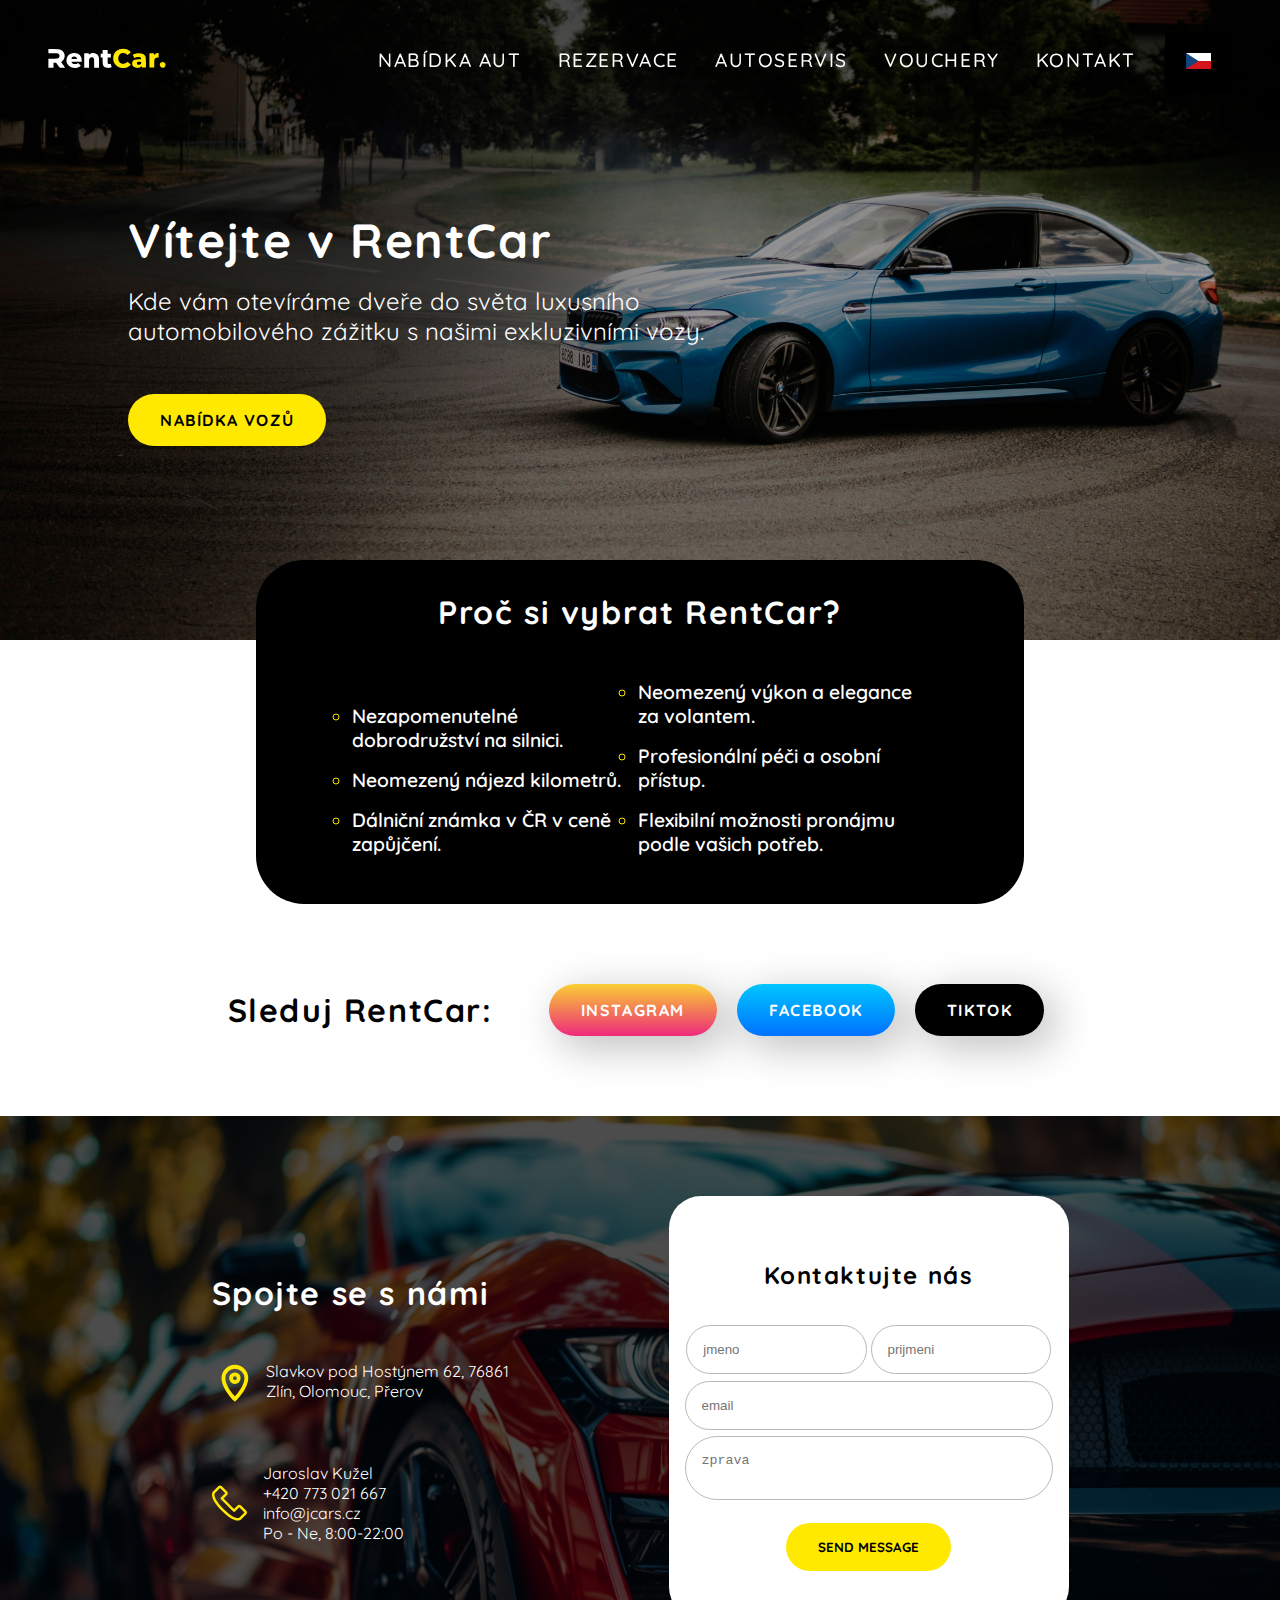
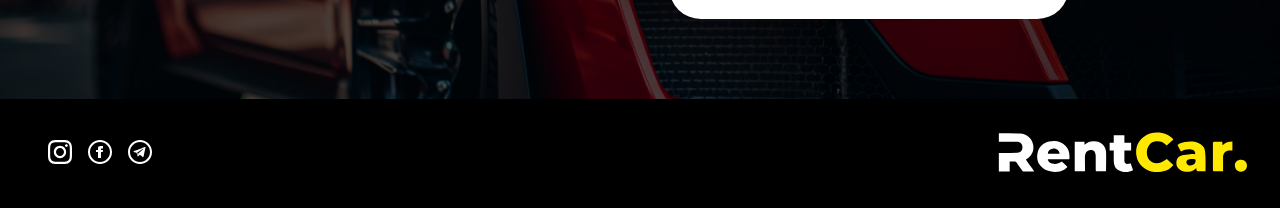
<file: index.html>
<!DOCTYPE html>
<html lang="en">
<head>
    
    <meta charset="UTF-8">
    <meta name="viewport" content="width=device-width, initial-scale=1.0">
    <title>Document</title>
    <link rel="stylesheet" href="style.css">
    <link rel="preconnect" href="https://fonts.googleapis.com">
<link rel="preconnect" href="https://fonts.gstatic.com" crossorigin>
<link href="https://fonts.googleapis.com/css2?family=Quicksand:wght@300..700&display=swap" rel="stylesheet">
</head>
<body>
    <section class="header">
        <div class="logo"><a href="index.html"><img src = "img/logo.svg" alt="svg"/></a></div>
        <div class="nav-cover">
        <div class="nav">
            <ul>
                <li><a href="nabidka.html">NABÍDKA AUT</a></li>
                <li><a href="#">REZERVACE</a></li>
                <li><a href="#">AUTOSERVIS</a></li>
                <li><a href="#">VOUCHERY</a></li>
                <li><a href="kontakt.html">KONTAKT</a></li>
            </ul>
        </div>
        <div class="nav-hamburger">
            <svg fill="white" viewBox="0 0 100 80" width="40" height="40">
                <rect width="100" height="10" rx="10"></rect>
                <rect y="30" width="100" height="10" rx="10"></rect>
                <rect y="60" width="100" height="10" rx="10"></rect>
              </svg>
            <div class="inner-hamburger">
                <ul>
                    <li><a href="nabidka.html">NABÍDKA AUT</a></li>
                    <li><a href="#">REZERVACE</a></li>
                    <li><a href="#">AUTOSERVIS</a></li>
                    <li><a href="#">VOUCHERY</a></li>
                    <li><a href="kontakt.html">KONTAKT</a></li>
                </ul>
            </div>
        </div>
        <div class="dropdown-leanguage">
            <img src="img/czech_flag.svg" width="25" alt="">
            <div class="inner-leanguage">
                <img src="img/german_flag.svg" width="25" alt="">
                <img src="img/slovakia_flag.svg" width="25" alt="">
            </div>
        </div>
    </div>
    </section>
    <section class="body">
        <div class="banner">
            <div class="text-area">  <H1>Vítejte v RentCar</H1>
                <p>Kde vám otevíráme dveře do světa luxusního automobilového zážitku s našimi exkluzivními vozy.</p>
                <a href="nabidka.html">NABÍDKA VOZŮ</a></div>
        </div>
        <div class="whyUs">
            <div class="inner-section">  
          <div class="list">
            <h2>Proč si vybrat RentCar?</h2>
            <ul>
                <li>Nezapomenutelné dobrodružství na silnici.</li>
                <li>Neomezený nájezd kilometrů.</li>
                <li>Dálniční známka v ČR v ceně zapůjčení.</li>
            </ul>
            <ul>
                <li>Neomezený výkon a elegance za volantem.</li>
                <li>Profesionální péči a osobní přístup.</li>
                <li>Flexibilní možnosti pronájmu podle vašich potřeb.</li>
            </ul>

          </div>
        </div>
        </div>
        <div class="followUs">
            <div class="left">      <h2>Sleduj RentCar:</h2></div>
            <div class="right">
                <a href="#">INSTAGRAM</a>
                <a href="#">FACEBOOK</a>
                <a href="#">TIKTOK</a>
            </div>
            </div>
        <div class="contactUs">
            <div class="info">
                <h2>Spojte se s námi</h2>
                <div class="place">
                    <svg xmlns="http://www.w3.org/2000/svg" width="54"viewBox="0 0 28.314 28.323" xml:space="preserve"><path d="M12 2a7.008 7.008 0 0 0-7 7c0 5.353 6.036 11.45 6.293 11.707l.707.707.707-.707C12.964 20.45 19 14.353 19 9a7.008 7.008 0 0 0-7-7zm0 16.533C10.471 16.825 7 12.553 7 9a5 5 0 0 1 10 0c0 3.546-3.473 7.823-5 9.533z"/><path d="M12 6a3 3 0 1 0 3 3 3 3 0 0 0-3-3zm0 4a1 1 0 1 1 1-1 1 1 0 0 1-1 1z"/></svg>
                    <p>Slavkov pod Hostýnem 62, 76861 <br>
                        Zlín, Olomouc, Přerov</p>
                </div>
                <div class="contact">
                    <svg xmlns="http://www.w3.org/2000/svg" width="35"  viewBox="0 0 28.314 28.323" xml:space="preserve"><path d="m27.728 20.384-4.242-4.242a1.982 1.982 0 0 0-1.413-.586h-.002c-.534 0-1.036.209-1.413.586L17.83 18.97l-8.485-8.485 2.828-2.828c.78-.78.78-2.05-.001-2.83L7.929.585A1.986 1.986 0 0 0 6.516 0h-.001C5.98 0 5.478.209 5.101.587L.858 4.83C.729 4.958-.389 6.168.142 8.827c.626 3.129 3.246 7.019 7.787 11.56 6.499 6.499 10.598 7.937 12.953 7.937 1.63 0 2.426-.689 2.604-.867l4.242-4.242c.378-.378.587-.881.586-1.416 0-.534-.208-1.037-.586-1.415zm-5.656 5.658c-.028.028-3.409 2.249-12.729-7.07C-.178 9.452 2.276 6.243 2.272 6.244L6.515 2l4.243 4.244-3.535 3.535a.999.999 0 0 0 0 1.414l9.899 9.899a.999.999 0 0 0 1.414 0l3.535-3.536 4.243 4.244-4.242 4.242z"/></svg>
                    <p>Jaroslav Kužel<br>
                        +420 773 021 667<br>
                        info@jcars.cz<br>
                        Po - Ne, 8:00-22:00</p>
                </div>
        </div>
            <div class="contact-form">
                <h3>Kontaktujte nás</h3>
                <form action="#">
                    <input placeholder="jmeno" type="text">
                    <input placeholder="prijmeni" type="mail">
                    <input placeholder="email" type="text">
                    <textarea placeholder="zprava" name="" id=""></textarea>
                    <button>SEND MESSAGE</button>
                </form>
        </div>
    </div>
    </div>
    </section>
    <section class="footer">
        <div class="socials">
            <div class="tt"><svg fill="white" xmlns="http://www.w3.org/2000/svg" width="24" height="24" viewBox="0 0 24 24"><path d="M12 2.163c3.204 0 3.584.012 4.85.07 3.252.148 4.771 1.691 4.919 4.919.058 1.265.069 1.645.069 4.849 0 3.205-.012 3.584-.069 4.849-.149 3.225-1.664 4.771-4.919 4.919-1.266.058-1.644.07-4.85.07-3.204 0-3.584-.012-4.849-.07-3.26-.149-4.771-1.699-4.919-4.92-.058-1.265-.07-1.644-.07-4.849 0-3.204.013-3.583.07-4.849.149-3.227 1.664-4.771 4.919-4.919 1.266-.057 1.645-.069 4.849-.069zm0-2.163c-3.259 0-3.667.014-4.947.072-4.358.2-6.78 2.618-6.98 6.98-.059 1.281-.073 1.689-.073 4.948 0 3.259.014 3.668.072 4.948.2 4.358 2.618 6.78 6.98 6.98 1.281.058 1.689.072 4.948.072 3.259 0 3.668-.014 4.948-.072 4.354-.2 6.782-2.618 6.979-6.98.059-1.28.073-1.689.073-4.948 0-3.259-.014-3.667-.072-4.947-.196-4.354-2.617-6.78-6.979-6.98-1.281-.059-1.69-.073-4.949-.073zm0 5.838c-3.403 0-6.162 2.759-6.162 6.162s2.759 6.163 6.162 6.163 6.162-2.759 6.162-6.163c0-3.403-2.759-6.162-6.162-6.162zm0 10.162c-2.209 0-4-1.79-4-4 0-2.209 1.791-4 4-4s4 1.791 4 4c0 2.21-1.791 4-4 4zm6.406-11.845c-.796 0-1.441.645-1.441 1.44s.645 1.44 1.441 1.44c.795 0 1.439-.645 1.439-1.44s-.644-1.44-1.439-1.44z"/></svg></div>
            <div class="tt"><svg fill="white"  xmlns="http://www.w3.org/2000/svg" width="24" height="24" viewBox="0 0 24 24"><path d="M12 2c5.514 0 10 4.486 10 10s-4.486 10-10 10-10-4.486-10-10 4.486-10 10-10zm0-2c-6.627 0-12 5.373-12 12s5.373 12 12 12 12-5.373 12-12-5.373-12-12-12zm-2 10h-2v2h2v6h3v-6h1.82l.18-2h-2v-.833c0-.478.096-.667.558-.667h1.442v-2.5h-2.404c-1.798 0-2.596.792-2.596 2.308v1.692z"/></svg></div>
            <div class="tt"><svg fill="white" width="24px" height="24px" version="1.1" xmlns="http://www.w3.org/2000/svg" xmlns:xlink="http://www.w3.org/1999/xlink" xml:space="preserve" xmlns:serif="http://www.serif.com/" style="fill-rule:evenodd;clip-rule:evenodd;stroke-linejoin:round;stroke-miterlimit:1.41421;"><path id="telegram-5" d="M12,0c-6.627,0 -12,5.373 -12,12c0,6.627 5.373,12 12,12c6.627,0 12,-5.373 12,-12c0,-6.627 -5.373,-12 -12,-12Zm0,2c5.514,0 10,4.486 10,10c0,5.514 -4.486,10 -10,10c-5.514,0 -10,-4.486 -10,-10c0,-5.514 4.486,-10 10,-10Zm2.692,14.889c0.161,0.115 0.368,0.143 0.553,0.073c0.185,-0.07 0.322,-0.228 0.362,-0.42c0.435,-2.042 1.489,-7.211 1.884,-9.068c0.03,-0.14 -0.019,-0.285 -0.129,-0.379c-0.11,-0.093 -0.263,-0.12 -0.399,-0.07c-2.096,0.776 -8.553,3.198 -11.192,4.175c-0.168,0.062 -0.277,0.223 -0.271,0.4c0.006,0.177 0.125,0.33 0.296,0.381c1.184,0.354 2.738,0.847 2.738,0.847c0,0 0.725,2.193 1.104,3.308c0.047,0.139 0.157,0.25 0.301,0.287c0.145,0.038 0.298,-0.001 0.406,-0.103c0.608,-0.574 1.548,-1.461 1.548,-1.461c0,0 1.786,1.309 2.799,2.03Zm-5.505,-4.338l0.84,2.769l0.186,-1.754c0,0 3.243,-2.925 5.092,-4.593c0.055,-0.048 0.062,-0.13 0.017,-0.188c-0.045,-0.057 -0.126,-0.071 -0.188,-0.032c-2.143,1.368 -5.947,3.798 -5.947,3.798Z"/></svg></div>
        </div>
        <div class="logo"><img src="img/logo.svg" alt="213" width="250"></div>
    </section>
</body>
</html>
<script src="script.js"></script>
</file>
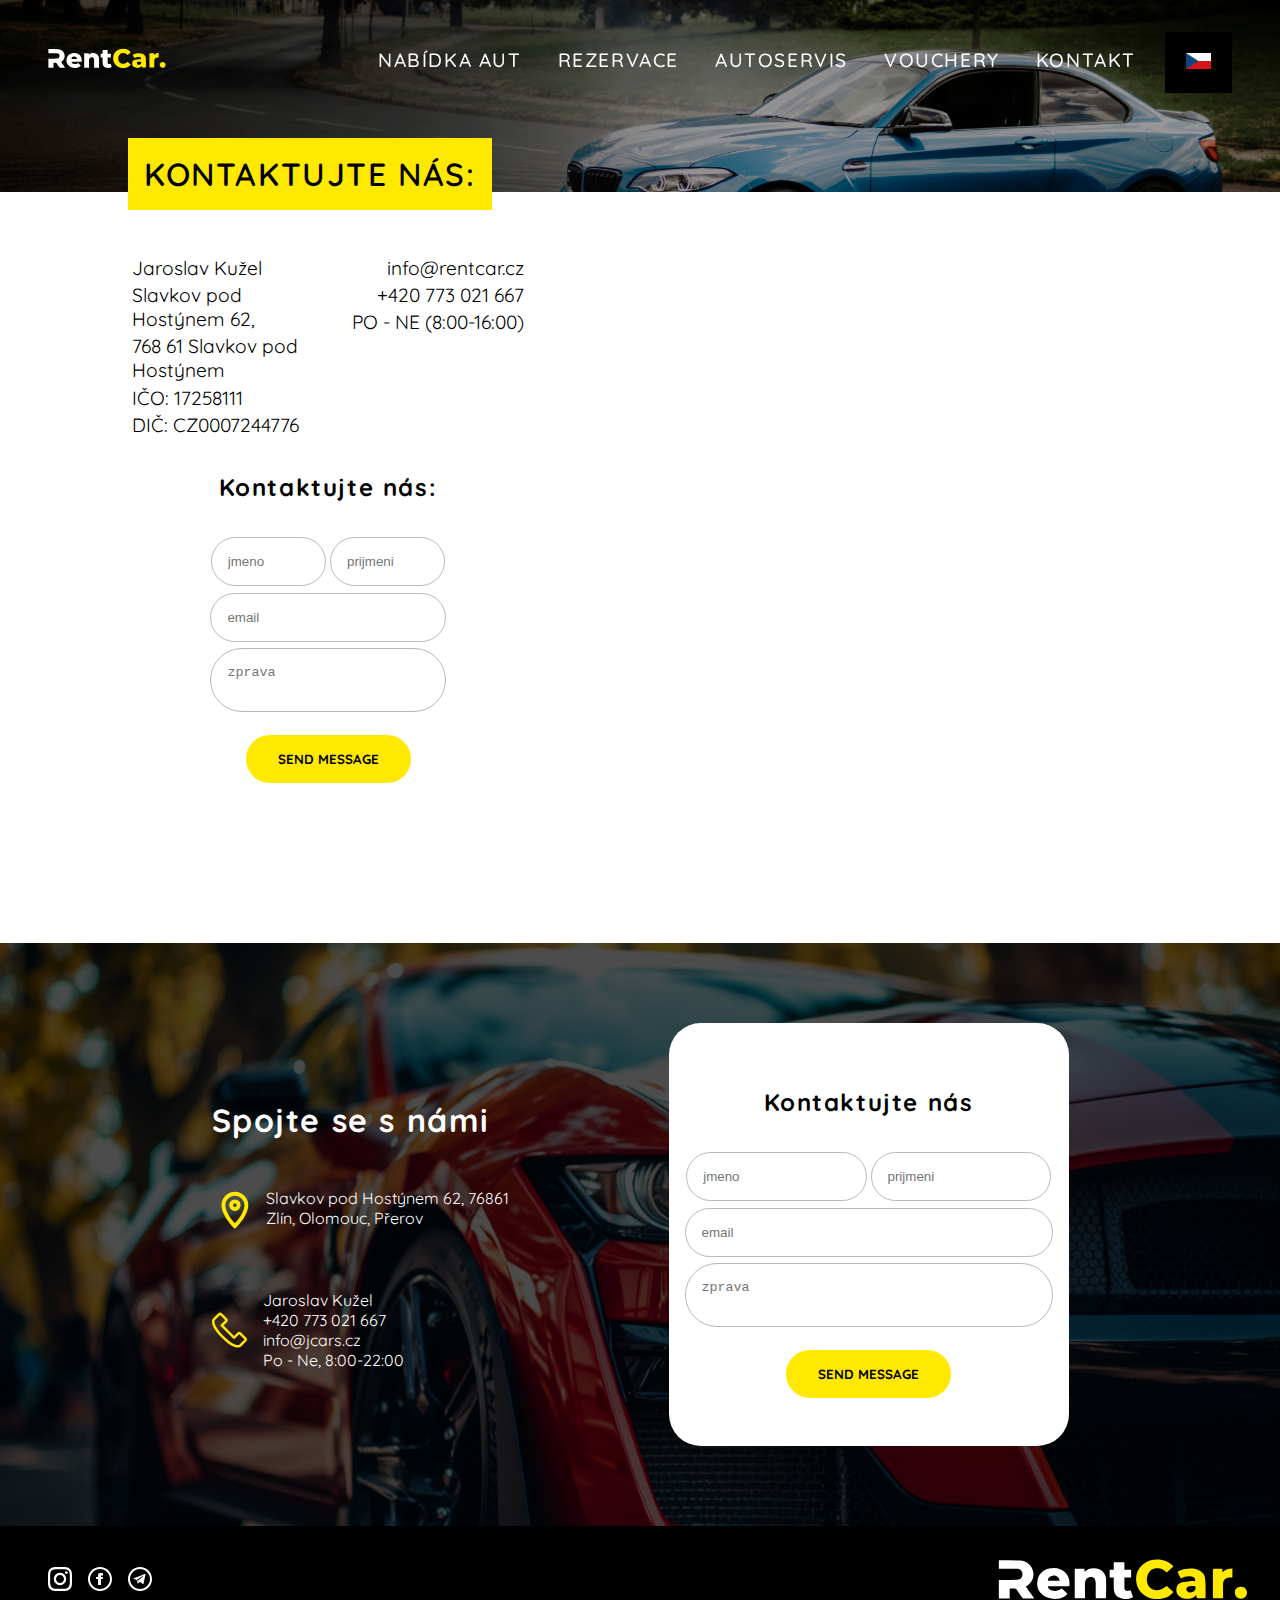
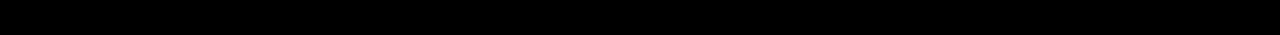
<file: kontakt.html>
<!DOCTYPE html>
<html lang="en">
<head>
    <meta charset="UTF-8">
    <meta name="viewport" content="width=device-width, initial-scale=1.0">
    <title>Document</title>
    <link rel="stylesheet" href="style.css">
    <link rel="preconnect" href="https://fonts.googleapis.com">
<link rel="preconnect" href="https://fonts.gstatic.com" crossorigin>
<link href="https://fonts.googleapis.com/css2?family=Quicksand:wght@300..700&display=swap" rel="stylesheet">

</head>

<body>
    <section class="header">
        <div class="logo"><a href="index.html"><img src = "img/logo.svg" alt="svg"/></a></div>
        <div class="nav-cover">
        <div class="nav">
            <ul>
                <li><a href="nabidka.html">NABÍDKA AUT</a></li>
                <li><a href="#">REZERVACE</a></li>
                <li><a href="#">AUTOSERVIS</a></li>
                <li><a href="#">VOUCHERY</a></li>
                <li><a href="kontakt.html">KONTAKT</a></li>
            </ul>
        </div>
        <div class="nav-hamburger">
            <svg fill="white" viewBox="0 0 100 80" width="40" height="40">
                <rect width="100" height="10" rx="10"></rect>
                <rect y="30" width="100" height="10" rx="10"></rect>
                <rect y="60" width="100" height="10" rx="10"></rect>
              </svg>
            <div class="inner-hamburger">
                <ul>
                    <li><a href="nabidka.html">NABÍDKA AUT</a></li>
                    <li><a href="#">REZERVACE</a></li>
                    <li><a href="#">AUTOSERVIS</a></li>
                    <li><a href="#">VOUCHERY</a></li>
                    <li><a href="kontakt.html">KONTAKT</a></li>
                </ul>
            </div>
        </div>
        <div class="dropdown-leanguage">
            <img src="img/czech_flag.svg" width="25" alt="">
            <div class="inner-leanguage">
                <img src="img/german_flag.svg" width="25" alt="">
                <img src="img/slovakia_flag.svg" width="25" alt="">
            </div>
        </div>
    </div>
    </section>
    <section class="body">
        <div class="banner-sec">
            <div class="text-area-detail">  <H1>KONTAKTUJTE NÁS:</H1>
            </div>
        </div>
 <div class="contact-page">
<div class="left">
    <div class="left-inner">
        <p>Jaroslav Kužel</p>

        <p>  Slavkov pod Hostýnem 62,</p>
            
        <p>   768 61 Slavkov pod Hostýnem</p>
            
        <p>  IČO: 17258111</p>
            
        <p>  DIČ: CZ0007244776</p>
    </div>
    <div class="right-inner">
        <p>info@rentcar.cz</p>

        <p>+420 773 021 667</p>
            
        <p>PO - NE (8:00-16:00)</p>
            
    </div>
        <div class="reservation-form">
            <div class="contact-form">
                <h3>Kontaktujte nás:</h3>
                <form action="#">
                    <input placeholder="jmeno" type="text">
                    <input placeholder="prijmeni" type="mail">
                    <input placeholder="email" type="text">
                    <textarea placeholder="zprava" name="" id=""></textarea>
                    <button>SEND MESSAGE</button>
                </form>
        </div>
        </div>
</div>
<div class="right">
    <div style="width: 100%"><iframe width="100%" height="600" frameborder="0" scrolling="no" marginheight="0" marginwidth="0" src="https://maps.google.com/maps?width=100%25&amp;height=600&amp;hl=en&amp;q=Pardubice+(CarRENT)&amp;t=&amp;z=14&amp;ie=UTF8&amp;iwloc=B&amp;output=embed"><a href="https://www.gps.ie/">gps devices</a></iframe></div>
</div>
 </div>

        <div class="contactUs">
            <div class="info">
                <h2>Spojte se s námi</h2>
                <div class="place">
                    <svg xmlns="http://www.w3.org/2000/svg" width="54"viewBox="0 0 28.314 28.323" xml:space="preserve"><path d="M12 2a7.008 7.008 0 0 0-7 7c0 5.353 6.036 11.45 6.293 11.707l.707.707.707-.707C12.964 20.45 19 14.353 19 9a7.008 7.008 0 0 0-7-7zm0 16.533C10.471 16.825 7 12.553 7 9a5 5 0 0 1 10 0c0 3.546-3.473 7.823-5 9.533z"/><path d="M12 6a3 3 0 1 0 3 3 3 3 0 0 0-3-3zm0 4a1 1 0 1 1 1-1 1 1 0 0 1-1 1z"/></svg>
                    <p>Slavkov pod Hostýnem 62, 76861 <br>
                        Zlín, Olomouc, Přerov</p>
                </div>
                <div class="contact">
                    <svg xmlns="http://www.w3.org/2000/svg" width="35"  viewBox="0 0 28.314 28.323" xml:space="preserve"><path d="m27.728 20.384-4.242-4.242a1.982 1.982 0 0 0-1.413-.586h-.002c-.534 0-1.036.209-1.413.586L17.83 18.97l-8.485-8.485 2.828-2.828c.78-.78.78-2.05-.001-2.83L7.929.585A1.986 1.986 0 0 0 6.516 0h-.001C5.98 0 5.478.209 5.101.587L.858 4.83C.729 4.958-.389 6.168.142 8.827c.626 3.129 3.246 7.019 7.787 11.56 6.499 6.499 10.598 7.937 12.953 7.937 1.63 0 2.426-.689 2.604-.867l4.242-4.242c.378-.378.587-.881.586-1.416 0-.534-.208-1.037-.586-1.415zm-5.656 5.658c-.028.028-3.409 2.249-12.729-7.07C-.178 9.452 2.276 6.243 2.272 6.244L6.515 2l4.243 4.244-3.535 3.535a.999.999 0 0 0 0 1.414l9.899 9.899a.999.999 0 0 0 1.414 0l3.535-3.536 4.243 4.244-4.242 4.242z"/></svg>
                    <p>Jaroslav Kužel<br>
                        +420 773 021 667<br>
                        info@jcars.cz<br>
                        Po - Ne, 8:00-22:00</p>
                </div>
        </div>
            <div class="contact-form">
                <h3>Kontaktujte nás</h3>
                <form action="#">
                    <input placeholder="jmeno" type="text">
                    <input placeholder="prijmeni" type="mail">
                    <input placeholder="email" type="text">
                    <textarea placeholder="zprava" name="" id=""></textarea>
                    <button>SEND MESSAGE</button>
                </form>
        </div>
    </div>
    </div>
    </section>
    <section class="footer">
        <div class="socials">
            <div class="tt"><svg fill="white" xmlns="http://www.w3.org/2000/svg" width="24" height="24" viewBox="0 0 24 24"><path d="M12 2.163c3.204 0 3.584.012 4.85.07 3.252.148 4.771 1.691 4.919 4.919.058 1.265.069 1.645.069 4.849 0 3.205-.012 3.584-.069 4.849-.149 3.225-1.664 4.771-4.919 4.919-1.266.058-1.644.07-4.85.07-3.204 0-3.584-.012-4.849-.07-3.26-.149-4.771-1.699-4.919-4.92-.058-1.265-.07-1.644-.07-4.849 0-3.204.013-3.583.07-4.849.149-3.227 1.664-4.771 4.919-4.919 1.266-.057 1.645-.069 4.849-.069zm0-2.163c-3.259 0-3.667.014-4.947.072-4.358.2-6.78 2.618-6.98 6.98-.059 1.281-.073 1.689-.073 4.948 0 3.259.014 3.668.072 4.948.2 4.358 2.618 6.78 6.98 6.98 1.281.058 1.689.072 4.948.072 3.259 0 3.668-.014 4.948-.072 4.354-.2 6.782-2.618 6.979-6.98.059-1.28.073-1.689.073-4.948 0-3.259-.014-3.667-.072-4.947-.196-4.354-2.617-6.78-6.979-6.98-1.281-.059-1.69-.073-4.949-.073zm0 5.838c-3.403 0-6.162 2.759-6.162 6.162s2.759 6.163 6.162 6.163 6.162-2.759 6.162-6.163c0-3.403-2.759-6.162-6.162-6.162zm0 10.162c-2.209 0-4-1.79-4-4 0-2.209 1.791-4 4-4s4 1.791 4 4c0 2.21-1.791 4-4 4zm6.406-11.845c-.796 0-1.441.645-1.441 1.44s.645 1.44 1.441 1.44c.795 0 1.439-.645 1.439-1.44s-.644-1.44-1.439-1.44z"/></svg></div>
            <div class="tt"><svg fill="white"  xmlns="http://www.w3.org/2000/svg" width="24" height="24" viewBox="0 0 24 24"><path d="M12 2c5.514 0 10 4.486 10 10s-4.486 10-10 10-10-4.486-10-10 4.486-10 10-10zm0-2c-6.627 0-12 5.373-12 12s5.373 12 12 12 12-5.373 12-12-5.373-12-12-12zm-2 10h-2v2h2v6h3v-6h1.82l.18-2h-2v-.833c0-.478.096-.667.558-.667h1.442v-2.5h-2.404c-1.798 0-2.596.792-2.596 2.308v1.692z"/></svg></div>
            <div class="tt"><svg fill="white" width="24px" height="24px" version="1.1" xmlns="http://www.w3.org/2000/svg" xmlns:xlink="http://www.w3.org/1999/xlink" xml:space="preserve" xmlns:serif="http://www.serif.com/" style="fill-rule:evenodd;clip-rule:evenodd;stroke-linejoin:round;stroke-miterlimit:1.41421;"><path id="telegram-5" d="M12,0c-6.627,0 -12,5.373 -12,12c0,6.627 5.373,12 12,12c6.627,0 12,-5.373 12,-12c0,-6.627 -5.373,-12 -12,-12Zm0,2c5.514,0 10,4.486 10,10c0,5.514 -4.486,10 -10,10c-5.514,0 -10,-4.486 -10,-10c0,-5.514 4.486,-10 10,-10Zm2.692,14.889c0.161,0.115 0.368,0.143 0.553,0.073c0.185,-0.07 0.322,-0.228 0.362,-0.42c0.435,-2.042 1.489,-7.211 1.884,-9.068c0.03,-0.14 -0.019,-0.285 -0.129,-0.379c-0.11,-0.093 -0.263,-0.12 -0.399,-0.07c-2.096,0.776 -8.553,3.198 -11.192,4.175c-0.168,0.062 -0.277,0.223 -0.271,0.4c0.006,0.177 0.125,0.33 0.296,0.381c1.184,0.354 2.738,0.847 2.738,0.847c0,0 0.725,2.193 1.104,3.308c0.047,0.139 0.157,0.25 0.301,0.287c0.145,0.038 0.298,-0.001 0.406,-0.103c0.608,-0.574 1.548,-1.461 1.548,-1.461c0,0 1.786,1.309 2.799,2.03Zm-5.505,-4.338l0.84,2.769l0.186,-1.754c0,0 3.243,-2.925 5.092,-4.593c0.055,-0.048 0.062,-0.13 0.017,-0.188c-0.045,-0.057 -0.126,-0.071 -0.188,-0.032c-2.143,1.368 -5.947,3.798 -5.947,3.798Z"/></svg></div>
        </div>
        <div class="logo"><img src="img/logo.svg" alt="213" width="250"></div>
    </section>
</body>
</html>

<script src="script.js"></script>
</file>
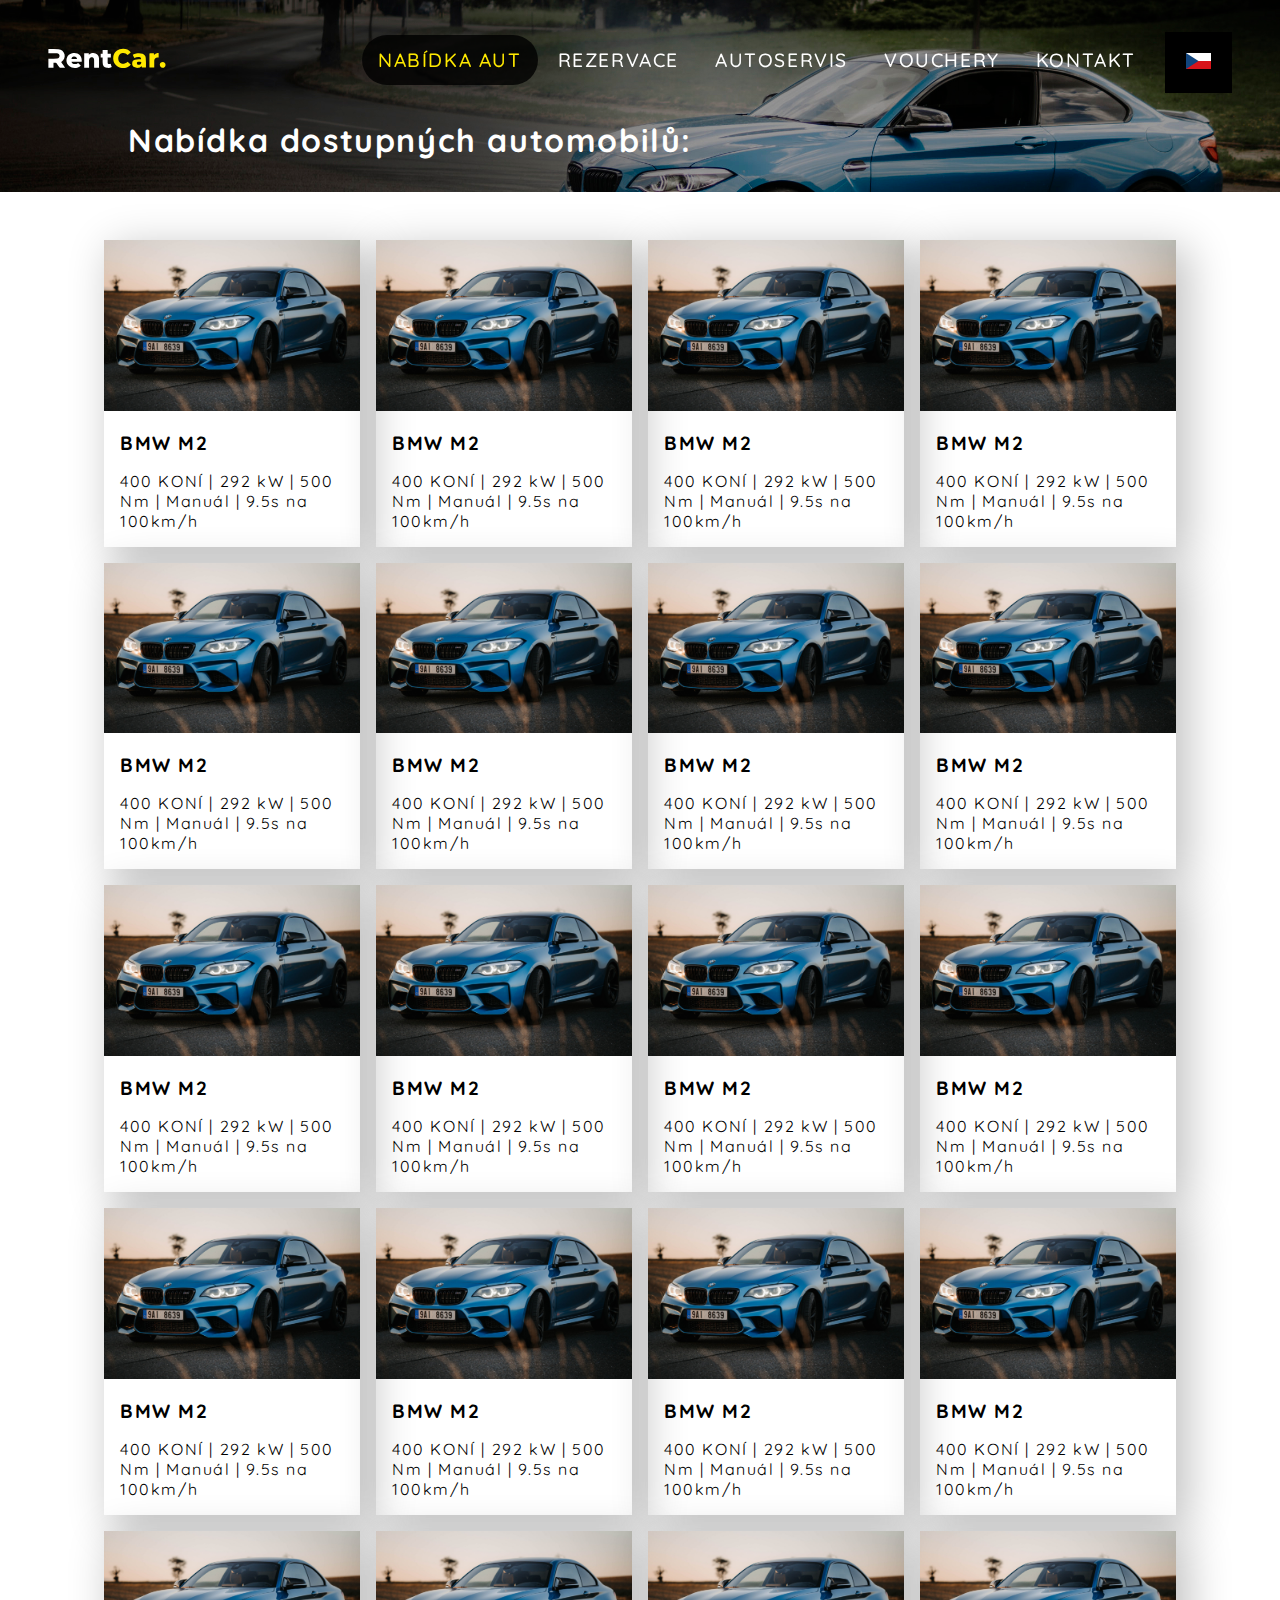
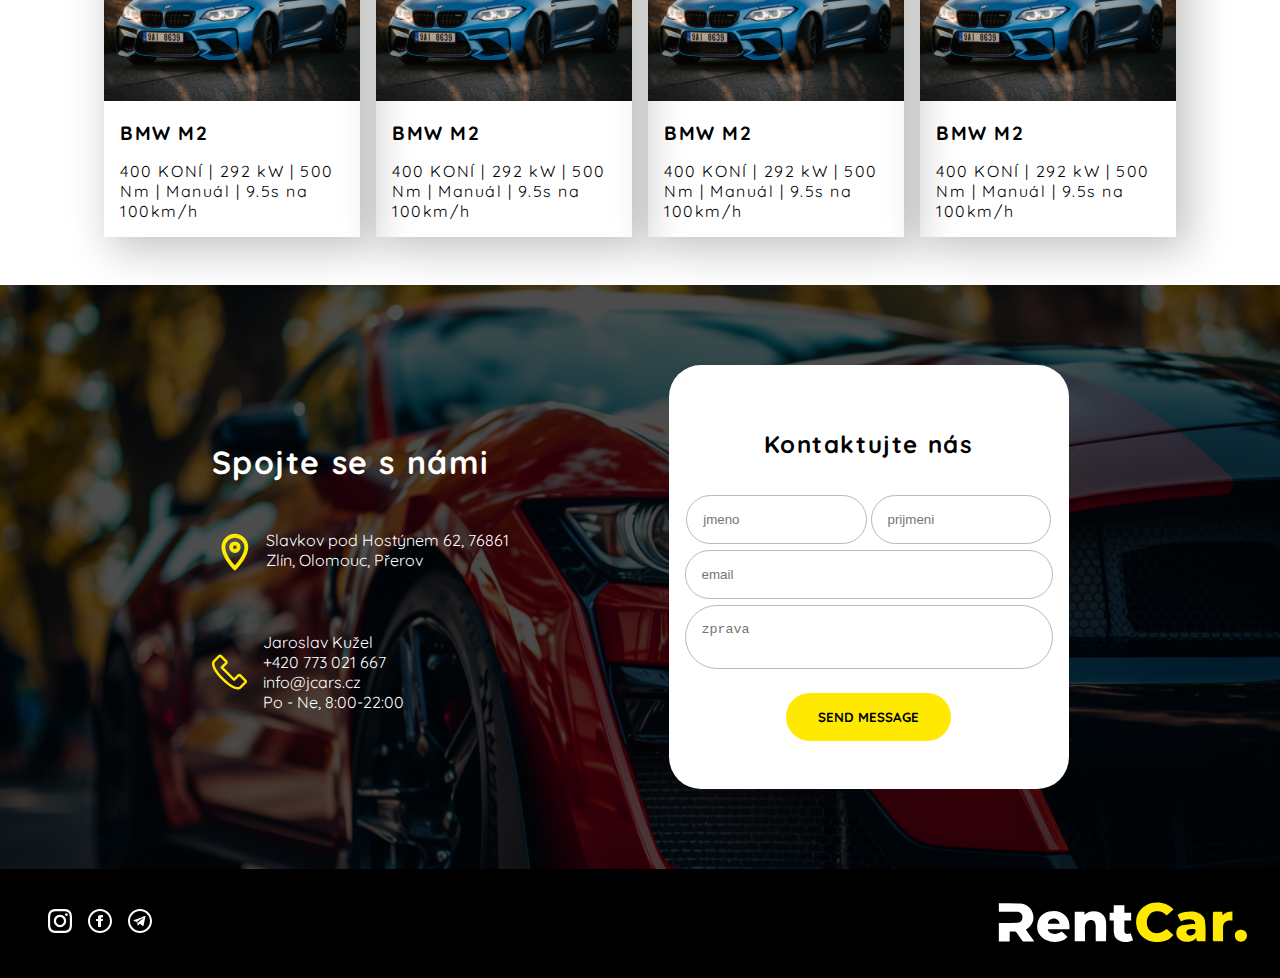
<file: nabidka.html>
<!DOCTYPE html>
<html lang="en">
<head>
    <meta charset="UTF-8">
    <meta name="viewport" content="width=device-width, initial-scale=1.0">
    <title>Document</title>
    <link rel="stylesheet" href="style.css">
    <link rel="preconnect" href="https://fonts.googleapis.com">
<link rel="preconnect" href="https://fonts.gstatic.com" crossorigin>
<link href="https://fonts.googleapis.com/css2?family=Quicksand:wght@300..700&display=swap" rel="stylesheet">

</head>
<body>
    <section class="header">
        <div class="logo"><a href="index.html"><img src = "img/logo.svg" alt="svg"/></a></div>
        <div class="nav-cover">
        <div class="nav">
            <ul>
                <li><a class="active" href="nabidka.html">NABÍDKA AUT</a></li>
                <li><a href="#">REZERVACE</a></li>
                <li><a href="#">AUTOSERVIS</a></li>
                <li><a href="#">VOUCHERY</a></li>
                <li><a href="kontakt.html">KONTAKT</a></li>
            </ul>
        </div>
        <div class="nav-hamburger">
            <svg fill="white" viewBox="0 0 100 80" width="40" height="40">
                <rect width="100" height="10" rx="10"></rect>
                <rect y="30" width="100" height="10" rx="10"></rect>
                <rect y="60" width="100" height="10" rx="10"></rect>
              </svg>
            <div class="inner-hamburger">
                <ul>
                    <li><a href="nabidka.html">NABÍDKA AUT</a></li>
                    <li><a href="#">REZERVACE</a></li>
                    <li><a href="#">AUTOSERVIS</a></li>
                    <li><a href="#">VOUCHERY</a></li>
                    <li><a href="kontakt.html">KONTAKT</a></li>
                </ul>
            </div>
        </div>
        <div class="dropdown-leanguage">
            <img src="img/czech_flag.svg" width="25" alt="">
            <div class="inner-leanguage">
                <img src="img/german_flag.svg" width="25" alt="">
                <img src="img/slovakia_flag.svg" width="25" alt="">
            </div>
        </div>
    </div>
    </section>
    <section class="body">
        <div class="banner-sec">
            <div class="text-area">  <H1>Nabídka dostupných automobilů:</H1>
           </div>
        </div>
 <div class="products-list">
   <a href="produkt.html"> <div class="product"><div class="product-photo"><img src="img/bmw.jpg" alt="1"></div><div class="product-desc"><h4>BMW M2</h4><p>400 KONÍ | 292 kW | 500 Nm | Manuál | 9.5s na 100km/h</p></div></div></a>
   <a href="produkt.html"> <div class="product"><div class="product-photo"><img src="img/bmw.jpg" alt="1"></div><div class="product-desc"><h4>BMW M2</h4><p>400 KONÍ | 292 kW | 500 Nm | Manuál | 9.5s na 100km/h</p></div></div></a>
   <a href="produkt.html"> <div class="product"><div class="product-photo"><img src="img/bmw.jpg" alt="1"></div><div class="product-desc"><h4>BMW M2</h4><p>400 KONÍ | 292 kW | 500 Nm | Manuál | 9.5s na 100km/h</p></div></div></a>
   <a href="produkt.html"> <div class="product"><div class="product-photo"><img src="img/bmw.jpg" alt="1"></div><div class="product-desc"><h4>BMW M2</h4><p>400 KONÍ | 292 kW | 500 Nm | Manuál | 9.5s na 100km/h</p></div></div></a>
   <a href="produkt.html"> <div class="product"><div class="product-photo"><img src="img/bmw.jpg" alt="1"></div><div class="product-desc"><h4>BMW M2</h4><p>400 KONÍ | 292 kW | 500 Nm | Manuál | 9.5s na 100km/h</p></div></div></a>
   <a href="produkt.html"> <div class="product"><div class="product-photo"><img src="img/bmw.jpg" alt="1"></div><div class="product-desc"><h4>BMW M2</h4><p>400 KONÍ | 292 kW | 500 Nm | Manuál | 9.5s na 100km/h</p></div></div></a>
   <a href="produkt.html"> <div class="product"><div class="product-photo"><img src="img/bmw.jpg" alt="1"></div><div class="product-desc"><h4>BMW M2</h4><p>400 KONÍ | 292 kW | 500 Nm | Manuál | 9.5s na 100km/h</p></div></div></a>
   <a href="produkt.html"> <div class="product"><div class="product-photo"><img src="img/bmw.jpg" alt="1"></div><div class="product-desc"><h4>BMW M2</h4><p>400 KONÍ | 292 kW | 500 Nm | Manuál | 9.5s na 100km/h</p></div></div></a>
   <a href="produkt.html"> <div class="product"><div class="product-photo"><img src="img/bmw.jpg" alt="1"></div><div class="product-desc"><h4>BMW M2</h4><p>400 KONÍ | 292 kW | 500 Nm | Manuál | 9.5s na 100km/h</p></div></div></a>
   <a href="produkt.html"> <div class="product"><div class="product-photo"><img src="img/bmw.jpg" alt="1"></div><div class="product-desc"><h4>BMW M2</h4><p>400 KONÍ | 292 kW | 500 Nm | Manuál | 9.5s na 100km/h</p></div></div></a>
   <a href="produkt.html"> <div class="product"><div class="product-photo"><img src="img/bmw.jpg" alt="1"></div><div class="product-desc"><h4>BMW M2</h4><p>400 KONÍ | 292 kW | 500 Nm | Manuál | 9.5s na 100km/h</p></div></div></a>
   <a href="produkt.html"> <div class="product"><div class="product-photo"><img src="img/bmw.jpg" alt="1"></div><div class="product-desc"><h4>BMW M2</h4><p>400 KONÍ | 292 kW | 500 Nm | Manuál | 9.5s na 100km/h</p></div></div></a>
   <a href="produkt.html"> <div class="product"><div class="product-photo"><img src="img/bmw.jpg" alt="1"></div><div class="product-desc"><h4>BMW M2</h4><p>400 KONÍ | 292 kW | 500 Nm | Manuál | 9.5s na 100km/h</p></div></div></a>
   <a href="produkt.html"> <div class="product"><div class="product-photo"><img src="img/bmw.jpg" alt="1"></div><div class="product-desc"><h4>BMW M2</h4><p>400 KONÍ | 292 kW | 500 Nm | Manuál | 9.5s na 100km/h</p></div></div></a>
   <a href="produkt.html"> <div class="product"><div class="product-photo"><img src="img/bmw.jpg" alt="1"></div><div class="product-desc"><h4>BMW M2</h4><p>400 KONÍ | 292 kW | 500 Nm | Manuál | 9.5s na 100km/h</p></div></div></a>
   <a href="produkt.html"> <div class="product"><div class="product-photo"><img src="img/bmw.jpg" alt="1"></div><div class="product-desc"><h4>BMW M2</h4><p>400 KONÍ | 292 kW | 500 Nm | Manuál | 9.5s na 100km/h</p></div></div></a>
   <a href="produkt.html"> <div class="product"><div class="product-photo"><img src="img/bmw.jpg" alt="1"></div><div class="product-desc"><h4>BMW M2</h4><p>400 KONÍ | 292 kW | 500 Nm | Manuál | 9.5s na 100km/h</p></div></div></a>
   <a href="produkt.html"> <div class="product"><div class="product-photo"><img src="img/bmw.jpg" alt="1"></div><div class="product-desc"><h4>BMW M2</h4><p>400 KONÍ | 292 kW | 500 Nm | Manuál | 9.5s na 100km/h</p></div></div></a>
   <a href="produkt.html"> <div class="product"><div class="product-photo"><img src="img/bmw.jpg" alt="1"></div><div class="product-desc"><h4>BMW M2</h4><p>400 KONÍ | 292 kW | 500 Nm | Manuál | 9.5s na 100km/h</p></div></div></a>
   <a href="produkt.html"> <div class="product"><div class="product-photo"><img src="img/bmw.jpg" alt="1"></div><div class="product-desc"><h4>BMW M2</h4><p>400 KONÍ | 292 kW | 500 Nm | Manuál | 9.5s na 100km/h</p></div></div></a>

 </div>




        <div class="contactUs">
            <div class="info">
                <h2>Spojte se s námi</h2>
                <div class="place">
                    <svg xmlns="http://www.w3.org/2000/svg" width="54"viewBox="0 0 28.314 28.323" xml:space="preserve"><path d="M12 2a7.008 7.008 0 0 0-7 7c0 5.353 6.036 11.45 6.293 11.707l.707.707.707-.707C12.964 20.45 19 14.353 19 9a7.008 7.008 0 0 0-7-7zm0 16.533C10.471 16.825 7 12.553 7 9a5 5 0 0 1 10 0c0 3.546-3.473 7.823-5 9.533z"/><path d="M12 6a3 3 0 1 0 3 3 3 3 0 0 0-3-3zm0 4a1 1 0 1 1 1-1 1 1 0 0 1-1 1z"/></svg>
                    <p>Slavkov pod Hostýnem 62, 76861 <br>
                        Zlín, Olomouc, Přerov</p>
                </div>
                <div class="contact">
                    <svg xmlns="http://www.w3.org/2000/svg" width="35"  viewBox="0 0 28.314 28.323" xml:space="preserve"><path d="m27.728 20.384-4.242-4.242a1.982 1.982 0 0 0-1.413-.586h-.002c-.534 0-1.036.209-1.413.586L17.83 18.97l-8.485-8.485 2.828-2.828c.78-.78.78-2.05-.001-2.83L7.929.585A1.986 1.986 0 0 0 6.516 0h-.001C5.98 0 5.478.209 5.101.587L.858 4.83C.729 4.958-.389 6.168.142 8.827c.626 3.129 3.246 7.019 7.787 11.56 6.499 6.499 10.598 7.937 12.953 7.937 1.63 0 2.426-.689 2.604-.867l4.242-4.242c.378-.378.587-.881.586-1.416 0-.534-.208-1.037-.586-1.415zm-5.656 5.658c-.028.028-3.409 2.249-12.729-7.07C-.178 9.452 2.276 6.243 2.272 6.244L6.515 2l4.243 4.244-3.535 3.535a.999.999 0 0 0 0 1.414l9.899 9.899a.999.999 0 0 0 1.414 0l3.535-3.536 4.243 4.244-4.242 4.242z"/></svg>
                    <p>Jaroslav Kužel<br>
                        +420 773 021 667<br>
                        info@jcars.cz<br>
                        Po - Ne, 8:00-22:00</p>
                </div>
        </div>
            <div class="contact-form">
                <h3>Kontaktujte nás</h3>
                <form action="#">
                    <input placeholder="jmeno" type="text">
                    <input placeholder="prijmeni" type="mail">
                    <input placeholder="email" type="text">
                    <textarea placeholder="zprava" name="" id=""></textarea>
                    <button>SEND MESSAGE</button>
                </form>
        </div>
    </div>
    </div>
    </section>
    <section class="footer">
        <div class="socials">
            <div class="tt"><svg fill="white" xmlns="http://www.w3.org/2000/svg" width="24" height="24" viewBox="0 0 24 24"><path d="M12 2.163c3.204 0 3.584.012 4.85.07 3.252.148 4.771 1.691 4.919 4.919.058 1.265.069 1.645.069 4.849 0 3.205-.012 3.584-.069 4.849-.149 3.225-1.664 4.771-4.919 4.919-1.266.058-1.644.07-4.85.07-3.204 0-3.584-.012-4.849-.07-3.26-.149-4.771-1.699-4.919-4.92-.058-1.265-.07-1.644-.07-4.849 0-3.204.013-3.583.07-4.849.149-3.227 1.664-4.771 4.919-4.919 1.266-.057 1.645-.069 4.849-.069zm0-2.163c-3.259 0-3.667.014-4.947.072-4.358.2-6.78 2.618-6.98 6.98-.059 1.281-.073 1.689-.073 4.948 0 3.259.014 3.668.072 4.948.2 4.358 2.618 6.78 6.98 6.98 1.281.058 1.689.072 4.948.072 3.259 0 3.668-.014 4.948-.072 4.354-.2 6.782-2.618 6.979-6.98.059-1.28.073-1.689.073-4.948 0-3.259-.014-3.667-.072-4.947-.196-4.354-2.617-6.78-6.979-6.98-1.281-.059-1.69-.073-4.949-.073zm0 5.838c-3.403 0-6.162 2.759-6.162 6.162s2.759 6.163 6.162 6.163 6.162-2.759 6.162-6.163c0-3.403-2.759-6.162-6.162-6.162zm0 10.162c-2.209 0-4-1.79-4-4 0-2.209 1.791-4 4-4s4 1.791 4 4c0 2.21-1.791 4-4 4zm6.406-11.845c-.796 0-1.441.645-1.441 1.44s.645 1.44 1.441 1.44c.795 0 1.439-.645 1.439-1.44s-.644-1.44-1.439-1.44z"/></svg></div>
            <div class="tt"><svg fill="white"  xmlns="http://www.w3.org/2000/svg" width="24" height="24" viewBox="0 0 24 24"><path d="M12 2c5.514 0 10 4.486 10 10s-4.486 10-10 10-10-4.486-10-10 4.486-10 10-10zm0-2c-6.627 0-12 5.373-12 12s5.373 12 12 12 12-5.373 12-12-5.373-12-12-12zm-2 10h-2v2h2v6h3v-6h1.82l.18-2h-2v-.833c0-.478.096-.667.558-.667h1.442v-2.5h-2.404c-1.798 0-2.596.792-2.596 2.308v1.692z"/></svg></div>
            <div class="tt"><svg fill="white" width="24px" height="24px" version="1.1" xmlns="http://www.w3.org/2000/svg" xmlns:xlink="http://www.w3.org/1999/xlink" xml:space="preserve" xmlns:serif="http://www.serif.com/" style="fill-rule:evenodd;clip-rule:evenodd;stroke-linejoin:round;stroke-miterlimit:1.41421;"><path id="telegram-5" d="M12,0c-6.627,0 -12,5.373 -12,12c0,6.627 5.373,12 12,12c6.627,0 12,-5.373 12,-12c0,-6.627 -5.373,-12 -12,-12Zm0,2c5.514,0 10,4.486 10,10c0,5.514 -4.486,10 -10,10c-5.514,0 -10,-4.486 -10,-10c0,-5.514 4.486,-10 10,-10Zm2.692,14.889c0.161,0.115 0.368,0.143 0.553,0.073c0.185,-0.07 0.322,-0.228 0.362,-0.42c0.435,-2.042 1.489,-7.211 1.884,-9.068c0.03,-0.14 -0.019,-0.285 -0.129,-0.379c-0.11,-0.093 -0.263,-0.12 -0.399,-0.07c-2.096,0.776 -8.553,3.198 -11.192,4.175c-0.168,0.062 -0.277,0.223 -0.271,0.4c0.006,0.177 0.125,0.33 0.296,0.381c1.184,0.354 2.738,0.847 2.738,0.847c0,0 0.725,2.193 1.104,3.308c0.047,0.139 0.157,0.25 0.301,0.287c0.145,0.038 0.298,-0.001 0.406,-0.103c0.608,-0.574 1.548,-1.461 1.548,-1.461c0,0 1.786,1.309 2.799,2.03Zm-5.505,-4.338l0.84,2.769l0.186,-1.754c0,0 3.243,-2.925 5.092,-4.593c0.055,-0.048 0.062,-0.13 0.017,-0.188c-0.045,-0.057 -0.126,-0.071 -0.188,-0.032c-2.143,1.368 -5.947,3.798 -5.947,3.798Z"/></svg></div>
        </div>
        <div class="logo"><img src="img/logo.svg" alt="213" width="250"></div>
    </section>
</body>
</html>

<script src="script.js"></script>
</file>
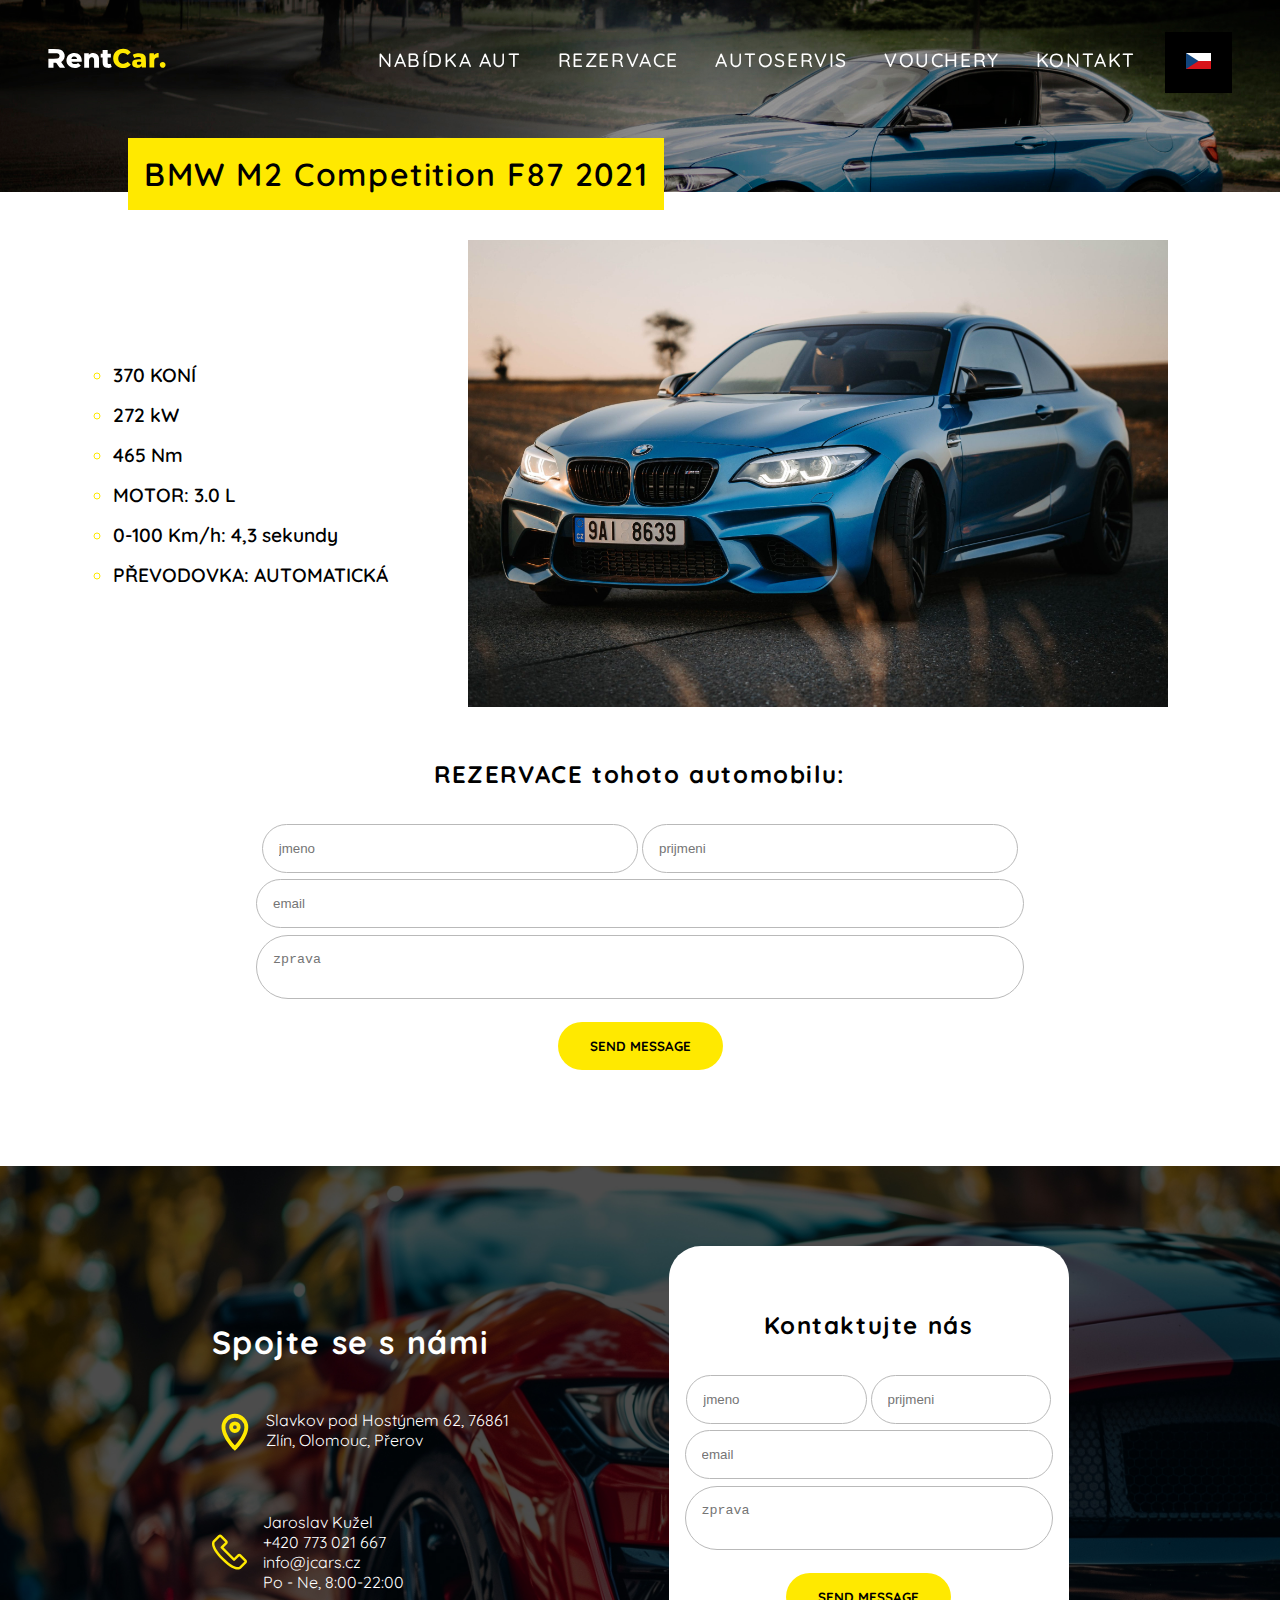
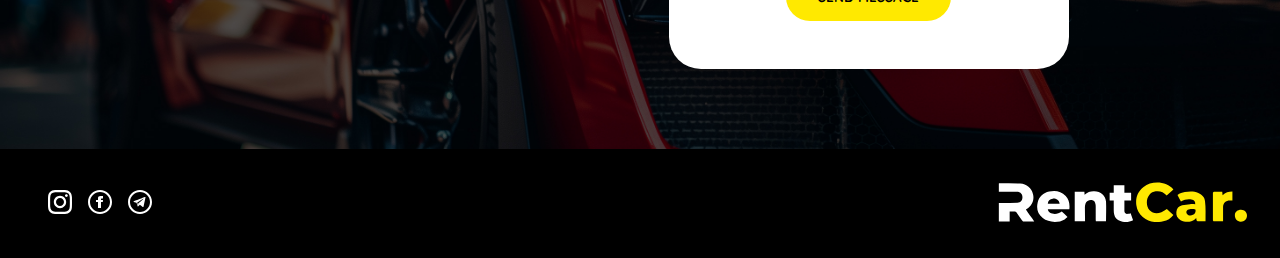
<file: produkt.html>
<!DOCTYPE html>
<html lang="en">
<head>
    <meta charset="UTF-8">
    <meta name="viewport" content="width=device-width, initial-scale=1.0">
    <title>Document</title>
    <link rel="stylesheet" href="style.css">
    <link rel="preconnect" href="https://fonts.googleapis.com">
<link rel="preconnect" href="https://fonts.gstatic.com" crossorigin>
<link href="https://fonts.googleapis.com/css2?family=Quicksand:wght@300..700&display=swap" rel="stylesheet">

</head>

<body>
    <section class="header">
        <div class="logo"><a href="index.html"><img src = "img/logo.svg" alt="svg"/></a></div>
        <div class="nav-cover">
        <div class="nav">
            <ul>
                <li><a href="nabidka.html">NABÍDKA AUT</a></li>
                <li><a href="#">REZERVACE</a></li>
                <li><a href="#">AUTOSERVIS</a></li>
                <li><a href="#">VOUCHERY</a></li>
                <li><a href="kontakt.html">KONTAKT</a></li>
            </ul>
        </div>
        <div class="nav-hamburger">
            <svg fill="white" viewBox="0 0 100 80" width="40" height="40">
                <rect width="100" height="10" rx="10"></rect>
                <rect y="30" width="100" height="10" rx="10"></rect>
                <rect y="60" width="100" height="10" rx="10"></rect>
              </svg>
            <div class="inner-hamburger">
                <ul>
                    <li><a href="nabidka.html">NABÍDKA AUT</a></li>
                    <li><a href="#">REZERVACE</a></li>
                    <li><a href="#">AUTOSERVIS</a></li>
                    <li><a href="#">VOUCHERY</a></li>
                    <li><a href="kontakt.html">KONTAKT</a></li>
                </ul>
            </div>
        </div>
        <div class="dropdown-leanguage">
            <img src="img/czech_flag.svg" width="25" alt="">
            <div class="inner-leanguage">
                <img src="img/german_flag.svg" width="25" alt="">
                <img src="img/slovakia_flag.svg" width="25" alt="">
            </div>
        </div>
    </div>
    </section>
    <section class="body">
        <div class="banner-sec">
            <div class="text-area-detail">  <H1>BMW M2 Competition F87 2021</H1>
            </div>
        </div>
 <div class="product-detail">
<div class="left">
    <div class="list">
        <ul>
            <li>370 KONÍ</li>
            <li>272 kW</li>
            <li>465 Nm</li>
            <li>MOTOR: 3.0 L</li>
            <li>0-100 Km/h: 4,3 sekundy</li>
            <li>PŘEVODOVKA: AUTOMATICKÁ</li>
        </ul>

      </div>
</div>
<div class="right">
    <img src="img/bmw.jpg" width="700" alt="">
</div>
 </div>
<div class="reservation-form">
    <div class="contact-form">
        <h3>REZERVACE tohoto automobilu:</h3>
        <form action="#">
            <input placeholder="jmeno" type="text">
            <input placeholder="prijmeni" type="mail">
            <input placeholder="email" type="text">
            <textarea placeholder="zprava" name="" id=""></textarea>
            <button>SEND MESSAGE</button>
        </form>
</div>
</div>



        <div class="contactUs">
            <div class="info">
                <h2>Spojte se s námi</h2>
                <div class="place">
                    <svg xmlns="http://www.w3.org/2000/svg" width="54"viewBox="0 0 28.314 28.323" xml:space="preserve"><path d="M12 2a7.008 7.008 0 0 0-7 7c0 5.353 6.036 11.45 6.293 11.707l.707.707.707-.707C12.964 20.45 19 14.353 19 9a7.008 7.008 0 0 0-7-7zm0 16.533C10.471 16.825 7 12.553 7 9a5 5 0 0 1 10 0c0 3.546-3.473 7.823-5 9.533z"/><path d="M12 6a3 3 0 1 0 3 3 3 3 0 0 0-3-3zm0 4a1 1 0 1 1 1-1 1 1 0 0 1-1 1z"/></svg>
                    <p>Slavkov pod Hostýnem 62, 76861 <br>
                        Zlín, Olomouc, Přerov</p>
                </div>
                <div class="contact">
                    <svg xmlns="http://www.w3.org/2000/svg" width="35"  viewBox="0 0 28.314 28.323" xml:space="preserve"><path d="m27.728 20.384-4.242-4.242a1.982 1.982 0 0 0-1.413-.586h-.002c-.534 0-1.036.209-1.413.586L17.83 18.97l-8.485-8.485 2.828-2.828c.78-.78.78-2.05-.001-2.83L7.929.585A1.986 1.986 0 0 0 6.516 0h-.001C5.98 0 5.478.209 5.101.587L.858 4.83C.729 4.958-.389 6.168.142 8.827c.626 3.129 3.246 7.019 7.787 11.56 6.499 6.499 10.598 7.937 12.953 7.937 1.63 0 2.426-.689 2.604-.867l4.242-4.242c.378-.378.587-.881.586-1.416 0-.534-.208-1.037-.586-1.415zm-5.656 5.658c-.028.028-3.409 2.249-12.729-7.07C-.178 9.452 2.276 6.243 2.272 6.244L6.515 2l4.243 4.244-3.535 3.535a.999.999 0 0 0 0 1.414l9.899 9.899a.999.999 0 0 0 1.414 0l3.535-3.536 4.243 4.244-4.242 4.242z"/></svg>
                    <p>Jaroslav Kužel<br>
                        +420 773 021 667<br>
                        info@jcars.cz<br>
                        Po - Ne, 8:00-22:00</p>
                </div>
        </div>
            <div class="contact-form">
                <h3>Kontaktujte nás</h3>
                <form action="#">
                    <input placeholder="jmeno" type="text">
                    <input placeholder="prijmeni" type="mail">
                    <input placeholder="email" type="text">
                    <textarea placeholder="zprava" name="" id=""></textarea>
                    <button>SEND MESSAGE</button>
                </form>
        </div>
    </div>
    </div>
    </section>
    <section class="footer">
        <div class="socials">
            <div class="tt"><svg fill="white" xmlns="http://www.w3.org/2000/svg" width="24" height="24" viewBox="0 0 24 24"><path d="M12 2.163c3.204 0 3.584.012 4.85.07 3.252.148 4.771 1.691 4.919 4.919.058 1.265.069 1.645.069 4.849 0 3.205-.012 3.584-.069 4.849-.149 3.225-1.664 4.771-4.919 4.919-1.266.058-1.644.07-4.85.07-3.204 0-3.584-.012-4.849-.07-3.26-.149-4.771-1.699-4.919-4.92-.058-1.265-.07-1.644-.07-4.849 0-3.204.013-3.583.07-4.849.149-3.227 1.664-4.771 4.919-4.919 1.266-.057 1.645-.069 4.849-.069zm0-2.163c-3.259 0-3.667.014-4.947.072-4.358.2-6.78 2.618-6.98 6.98-.059 1.281-.073 1.689-.073 4.948 0 3.259.014 3.668.072 4.948.2 4.358 2.618 6.78 6.98 6.98 1.281.058 1.689.072 4.948.072 3.259 0 3.668-.014 4.948-.072 4.354-.2 6.782-2.618 6.979-6.98.059-1.28.073-1.689.073-4.948 0-3.259-.014-3.667-.072-4.947-.196-4.354-2.617-6.78-6.979-6.98-1.281-.059-1.69-.073-4.949-.073zm0 5.838c-3.403 0-6.162 2.759-6.162 6.162s2.759 6.163 6.162 6.163 6.162-2.759 6.162-6.163c0-3.403-2.759-6.162-6.162-6.162zm0 10.162c-2.209 0-4-1.79-4-4 0-2.209 1.791-4 4-4s4 1.791 4 4c0 2.21-1.791 4-4 4zm6.406-11.845c-.796 0-1.441.645-1.441 1.44s.645 1.44 1.441 1.44c.795 0 1.439-.645 1.439-1.44s-.644-1.44-1.439-1.44z"/></svg></div>
            <div class="tt"><svg fill="white"  xmlns="http://www.w3.org/2000/svg" width="24" height="24" viewBox="0 0 24 24"><path d="M12 2c5.514 0 10 4.486 10 10s-4.486 10-10 10-10-4.486-10-10 4.486-10 10-10zm0-2c-6.627 0-12 5.373-12 12s5.373 12 12 12 12-5.373 12-12-5.373-12-12-12zm-2 10h-2v2h2v6h3v-6h1.82l.18-2h-2v-.833c0-.478.096-.667.558-.667h1.442v-2.5h-2.404c-1.798 0-2.596.792-2.596 2.308v1.692z"/></svg></div>
            <div class="tt"><svg fill="white" width="24px" height="24px" version="1.1" xmlns="http://www.w3.org/2000/svg" xmlns:xlink="http://www.w3.org/1999/xlink" xml:space="preserve" xmlns:serif="http://www.serif.com/" style="fill-rule:evenodd;clip-rule:evenodd;stroke-linejoin:round;stroke-miterlimit:1.41421;"><path id="telegram-5" d="M12,0c-6.627,0 -12,5.373 -12,12c0,6.627 5.373,12 12,12c6.627,0 12,-5.373 12,-12c0,-6.627 -5.373,-12 -12,-12Zm0,2c5.514,0 10,4.486 10,10c0,5.514 -4.486,10 -10,10c-5.514,0 -10,-4.486 -10,-10c0,-5.514 4.486,-10 10,-10Zm2.692,14.889c0.161,0.115 0.368,0.143 0.553,0.073c0.185,-0.07 0.322,-0.228 0.362,-0.42c0.435,-2.042 1.489,-7.211 1.884,-9.068c0.03,-0.14 -0.019,-0.285 -0.129,-0.379c-0.11,-0.093 -0.263,-0.12 -0.399,-0.07c-2.096,0.776 -8.553,3.198 -11.192,4.175c-0.168,0.062 -0.277,0.223 -0.271,0.4c0.006,0.177 0.125,0.33 0.296,0.381c1.184,0.354 2.738,0.847 2.738,0.847c0,0 0.725,2.193 1.104,3.308c0.047,0.139 0.157,0.25 0.301,0.287c0.145,0.038 0.298,-0.001 0.406,-0.103c0.608,-0.574 1.548,-1.461 1.548,-1.461c0,0 1.786,1.309 2.799,2.03Zm-5.505,-4.338l0.84,2.769l0.186,-1.754c0,0 3.243,-2.925 5.092,-4.593c0.055,-0.048 0.062,-0.13 0.017,-0.188c-0.045,-0.057 -0.126,-0.071 -0.188,-0.032c-2.143,1.368 -5.947,3.798 -5.947,3.798Z"/></svg></div>
        </div>
        <div class="logo"><img src="img/logo.svg" alt="213" width="250"></div>
    </section>
</body>
</html>
<script src="script.js"></script>
</file>
<file: style.css>
* {
  margin: 0;
  padding: 0;
  box-sizing: border-box;
}

body {
  font-family: "Quicksand", serif;
}

h1, h2, h3, a {
  letter-spacing: 0.1rem;
}

h2 {
  font-size: 2rem;
}

.header {
  z-index: 1;
  width: 100%;
  display: flex;
  align-items: center;
  justify-content: space-between;
  padding: 2rem 3rem;
  position: fixed;
}
.header .nav-cover {
  display: flex;
  align-items: center;
  position: relative;
}
.header .logo {
  flex-basis: 10%;
}
.header .nav {
  justify-self: end;
  margin-right: 5rem;
}
.header .nav ul li {
  font-weight: 500;
  display: inline-block;
}
.header .nav ul li a {
  color: white;
  text-decoration: none;
  padding: 0.8rem 1rem;
}
.header .nav ul li a.active {
  color: #ffe900;
  background-color: rgba(0, 0, 0, 0.8);
  border-radius: 2rem;
}
.header .nav ul li a:hover {
  color: #ffe900;
  background-color: rgba(0, 0, 0, 0.8);
  border-radius: 2rem;
}
.header .dropdown-leanguage {
  position: absolute;
  right: 0;
  top: 0;
  padding: 1.3rem 1.3rem 0 1.3rem;
  background: black;
}
.header .dropdown-leanguage img {
  display: block;
  margin-bottom: 1.5rem;
  cursor: pointer;
}
.header .dropdown-leanguage .inner-leanguage {
  display: none;
}

.banner {
  background-image: url("img/bmw2.jpg");
  height: 40rem;
  background-size: 110%;
  background-position: 0% 40%;
  display: flex;
  align-items: center;
  color: white;
}
.banner .text-area {
  margin-left: 10%;
}
.banner .text-area h1 {
  font-size: 3rem;
}
.banner .text-area p {
  font-size: 1.5rem;
  max-width: 60%;
  margin: 1rem 0 4rem 0;
}
.banner .text-area a {
  background: #ffe900;
  padding: 1rem 2rem;
  text-decoration: none;
  font-weight: 900;
  color: #000000;
  border-radius: 2rem;
}

.whyUs {
  margin-top: -5rem;
  color: white;
  display: flex;
  justify-content: center;
}
.whyUs .inner-section {
  background-color: #000000;
  width: 60%;
  border-radius: 3rem;
}
.whyUs .list {
  padding: 2rem 6rem;
}
.whyUs h2 {
  padding-bottom: 2rem;
  text-align: center;
}
.whyUs ul {
  display: inline-block;
  width: 49%;
}
.whyUs ul li {
  text-decoration: none;
  list-style-type: circle;
  font-size: 1.2rem;
  margin: 1rem 0;
}
.whyUs ul li::marker {
  color: #ffe900;
}

.followUs {
  justify-content: center;
  display: flex;
  margin: 5rem 0;
}
.followUs .left {
  display: flex;
  align-items: center;
  margin-right: 3rem;
}
.followUs .right {
  padding: 1rem 0;
}
.followUs .right a {
  padding: 1rem 2rem;
  margin: 0.5rem;
  font-size: 1rem;
  text-decoration: none;
  box-shadow: 10px 10px 40px 3px rgba(0, 0, 0, 0.24);
  color: White;
  font-weight: 900;
  font-family: "Quicksand", serif;
  border: 0;
  border-radius: 2rem;
}
.followUs .right a:nth-child(3) {
  background: black;
}
.followUs .right a:nth-child(1) {
  background: linear-gradient(#f9ce34, #ee2a7b);
}
.followUs .right a:nth-child(2) {
  background: linear-gradient(#00c6ff, #0072ff);
}

.contactUs {
  padding: 5rem;
  align-items: center;
  color: white;
  background-image: url("img/bmw3.jpg");
  background-size: 100%;
  background-position: center center;
  display: flex;
  justify-content: center;
  gap: 10rem;
}
.contactUs svg {
  fill: #ffe900;
}
.contactUs .info .place, .contactUs .info .contact {
  display: flex;
}
.contactUs .info .place {
  margin: 3rem 0;
}
.contactUs .info .contact svg {
  margin-right: 1rem;
}
.contactUs .contact-form {
  text-aligN: center;
  width: 400px;
  border-radius: 2rem;
  background: white;
  color: black;
  padding: 2rem 1rem;
}
.contactUs .contact-form h3 {
  margin: 2rem 0;
  font-size: 1.5rem;
}
.contactUs .contact-form form input, .contactUs .contact-form form textarea {
  margin: 0.2rem 0;
  width: 100%;
  padding: 1rem;
  border: 1px solid rgb(185, 185, 185);
  border-radius: 2rem;
  resize: none;
}
.contactUs .contact-form form input:nth-child(1), .contactUs .contact-form form input:nth-child(2), .contactUs .contact-form form textarea:nth-child(1), .contactUs .contact-form form textarea:nth-child(2) {
  width: 49%;
}
.contactUs .contact-form form button {
  margin: 1rem 0;
  cursor: pointer;
  background: #ffe900;
  padding: 1rem 2rem;
  text-decoration: none;
  font-weight: 900;
  color: #000000;
  border-radius: 2rem;
  border: 0;
  font-family: "Quicksand", serif;
}

.footer {
  background: #000000;
  color: white;
  display: flex;
  justify-content: space-between;
  align-items: center;
  padding: 2rem;
}
.footer .socials {
  display: flex;
}
.footer .socials .tt {
  margin-left: 1rem;
  cursor: pointer;
}

.banner-sec {
  background-image: url("img/bmw2.jpg");
  height: 12rem;
  background-size: 110%;
  background-position: 0% 35%;
  display: flex;
  align-items: end;
  color: white;
}
.banner-sec .text-area {
  margin-left: 10%;
}
.banner-sec .text-area h1 {
  font-size: 2rem;
  padding-bottom: 2rem;
}
.banner-sec .text-area p {
  font-size: 1.5rem;
  max-width: 60%;
  margin: 1rem 0 4rem 0;
}
.banner-sec .text-area a {
  background: #ffe900;
  padding: 1rem 2rem;
  text-decoration: none;
  font-weight: 900;
  color: #000000;
  border-radius: 2rem;
}

.products-list {
  display: flex;
  justify-content: center;
  padding: 3rem 0rem;
  gap: 1rem;
  flex-wrap: wrap;
}
.products-list a {
  flex-basis: 20%;
  text-decoration: none;
  box-shadow: 10px 10px 40px 3px rgba(0, 0, 0, 0.24);
}
.products-list a .product-photo img {
  width: 100%;
}
.products-list a .product-desc {
  color: black;
  padding: 1rem;
}
.products-list a .product-desc h4 {
  font-size: 1.2rem;
}
.products-list a .product-desc p {
  padding-top: 1rem;
}

.text-area-detail {
  margin-left: 10%;
  background: #ffe900;
  padding: 1rem;
  transform: translateY(25%);
}
.text-area-detail h1 {
  font-size: 2rem;
  font-weight: 600;
  color: #000000;
}

.product-detail {
  margin: 3rem 0;
  display: flex;
  justify-content: center;
  align-items: center;
  gap: 5rem;
}

li {
  text-decoration: none;
  list-style-type: circle;
  font-size: 1.2rem;
  margin: 1rem 0;
  font-weight: 600;
}
li::marker {
  color: #ffe900;
}

.reservation-form {
  margin-bottom: 5rem;
}
.reservation-form .contact-form {
  text-aligN: center;
  width: 60%;
  margin: auto;
  border-radius: 2rem;
  background: white;
  color: black;
}
.reservation-form .contact-form h3 {
  margin: 2rem 0;
  font-size: 1.5rem;
}
.reservation-form .contact-form form input, .reservation-form .contact-form form textarea {
  margin: 0.2rem 0;
  width: 100%;
  padding: 1rem;
  border: 1px solid rgb(185, 185, 185);
  border-radius: 2rem;
  resize: none;
}
.reservation-form .contact-form form input:nth-child(1), .reservation-form .contact-form form input:nth-child(2), .reservation-form .contact-form form textarea:nth-child(1), .reservation-form .contact-form form textarea:nth-child(2) {
  width: 49%;
}
.reservation-form .contact-form form button {
  margin: 1rem 0;
  cursor: pointer;
  background: #ffe900;
  padding: 1rem 2rem;
  text-decoration: none;
  font-weight: 900;
  color: #000000;
  border-radius: 2rem;
  border: 0;
  font-family: "Quicksand", serif;
}

.contact-page {
  display: flex;
  justify-content: center;
  align-items: center;
  gap: 4rem;
  padding: 4rem 5rem;
}
.contact-page .right {
  flex-basis: 50%;
}
.contact-page .left {
  flex-basis: 35%;
}
.contact-page .left {
  display: flex;
  flex-wrap: wrap;
}
.contact-page .left .left-inner, .contact-page .left .right-inner, .contact-page .left .reservation-form {
  flex: 50%;
}
.contact-page .left p {
  font-size: 1.2rem;
  margin-bottom: 0.2rem;
}
.contact-page .left .right-inner {
  text-align: right;
}

.nav-hamburger {
  display: none;
}

@media only screen and (max-width: 1000px) {
  .dropdown-leanguage {
    display: none;
  }
  .nav-hamburger {
    background: black;
    display: block;
  }
  .nav-hamburger .inner-hamburger {
    display: none;
    position: absolute;
    text-align: right;
    background: black;
    padding: 25px;
    right: 0;
    width: 200px;
    border-radius: 2rem;
  }
  .nav-hamburger .inner-hamburger li {
    list-style: none;
  }
  .nav-hamburger .inner-hamburger li a {
    text-decoration: none;
    color: white;
  }
  .nav-cover .nav {
    display: none;
  }
  .banner {
    height: 30rem;
  }
  .header .logo {
    flex-basis: 20%;
  }
  .whyUs .inner-section .list {
    padding: 2rem 3rem;
  }
  .followUs .right {
    display: flex;
    flex-direction: column;
    width: 20rem;
    text-align: center;
  }
  .contactUs {
    flex-direction: column;
    gap: 2rem;
  }
  .products-list a {
    flex-basis: 30%;
  }
  .product-detail {
    flex-direction: column;
    gaP: 1rem;
  }
  .contact-page {
    flex-direction: column;
    gap: 0;
  }
  .contact-page .right {
    width: 100%;
  }
}
@media only screen and (max-width: 500px) {
  .banner-sec {
    height: 15rem;
  }
  .header .logo {
    flex-basis: 45%;
  }
  .banner {
    height: 40rem;
    background-position: 20% 50%;
    background-size: cover;
  }
  .banner .text-area p {
    max-width: 95%;
  }
  .whyUs .inner-section {
    width: 90%;
  }
  .whyUs .inner-section .list h2 {
    padding-bottom: 0.7rem;
  }
  .whyUs .inner-section .list ul {
    display: block;
    width: 100%;
  }
  .followUs {
    flex-direction: column;
    margin: 2.5rem 0;
  }
  .followUs .left {
    margin-left: 2rem;
  }
  .followUs .right {
    width: 80%;
    margin: auto;
  }
  .contactUs {
    background-size: cover;
    padding: 5rem 0;
  }
  .contactUs .contact-form {
    margin: 0 1rem;
    width: auto;
  }
  .footer .logo {
    width: 10rem;
  }
  .footer .logo img {
    width: 100%;
  }
  .products-list a {
    flex-basis: 90%;
  }
  .product-detail .right img {
    width: 400px;
  }
  .reservation-form .contact-form {
    width: 90%;
  }
  .contact-page {
    padding: 4rem 1rem;
  }
  .contact-page .right {
    width: 100%;
  }
}/*# sourceMappingURL=style.css.map */
</file>
